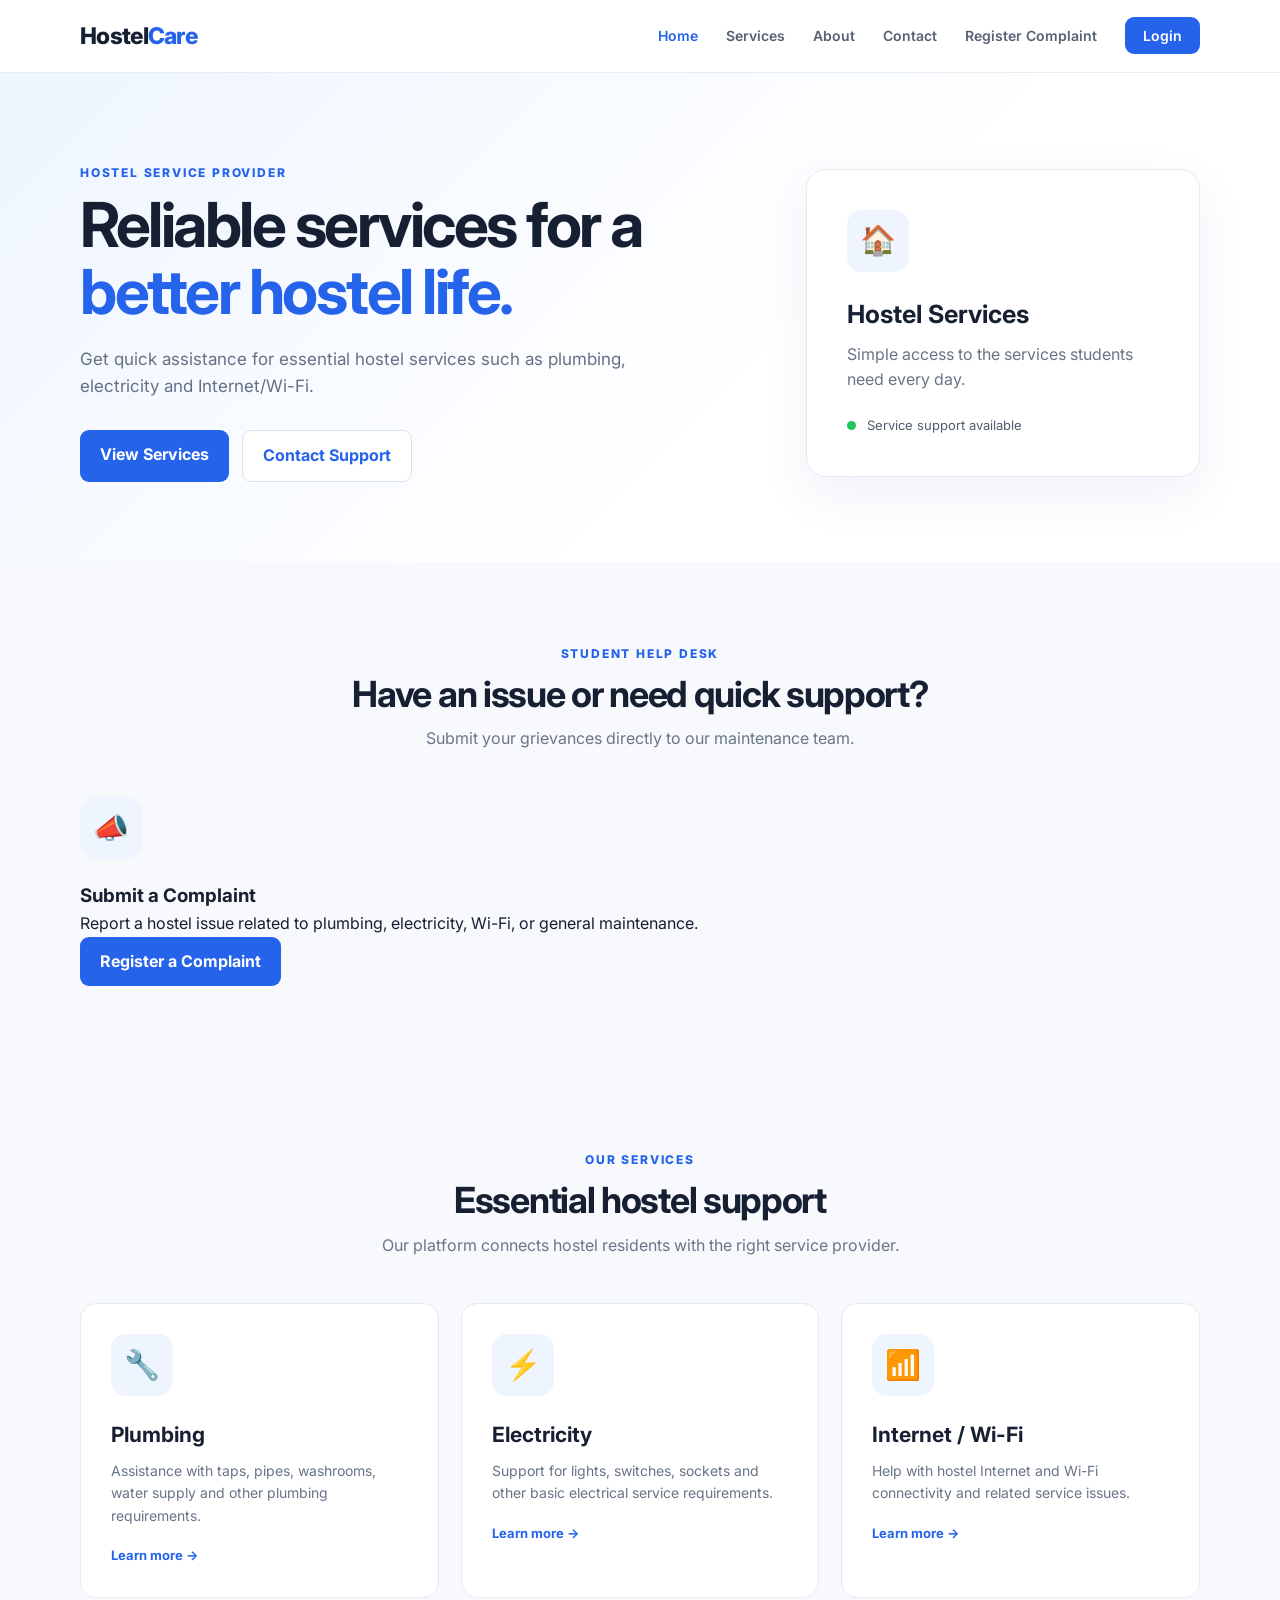
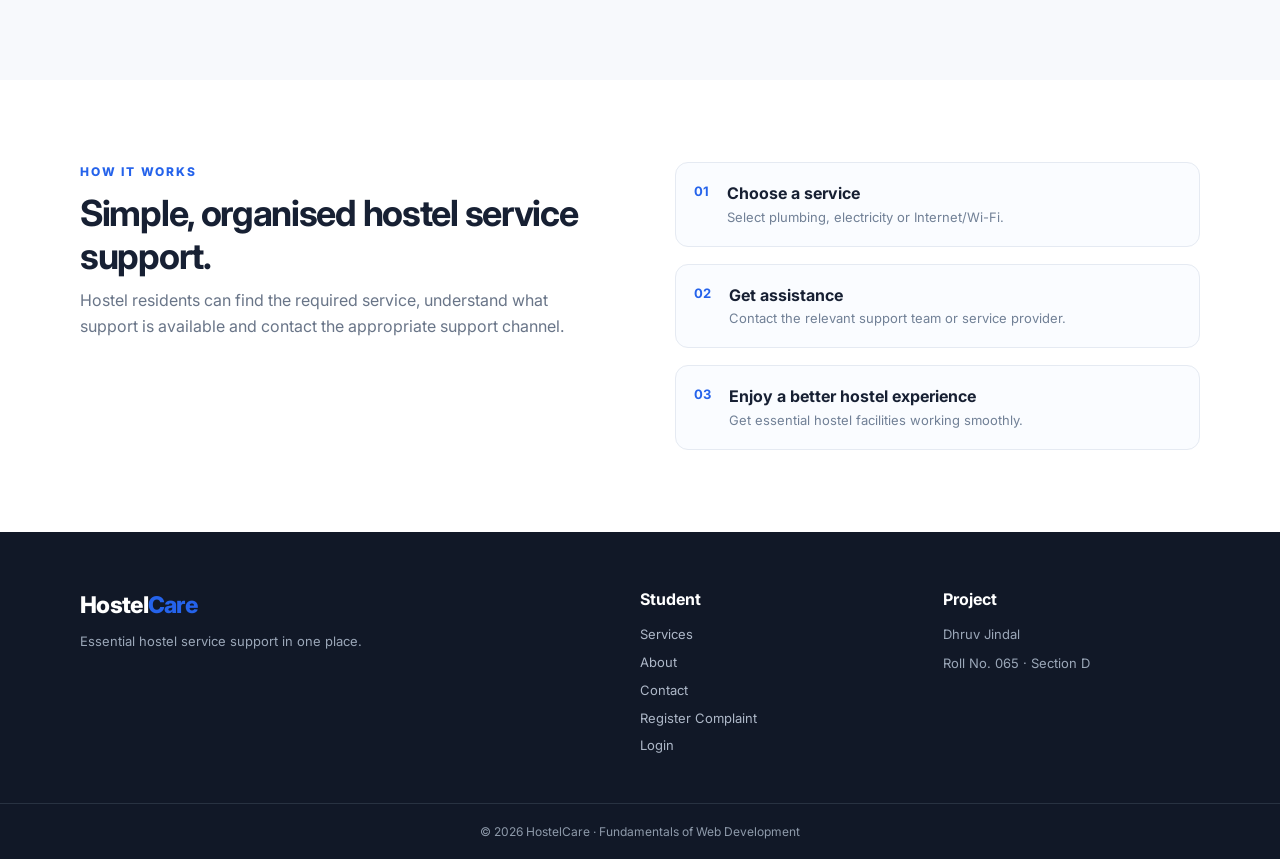
<file: index.html>
<!DOCTYPE html>
<html lang="en">
<head>
  <meta charset="UTF-8">
  <meta name="viewport" content="width=device-width, initial-scale=1.0">
  <title>HostelCare | Hostel Services</title>
  <link rel="stylesheet" href="style.css">
</head>
<body>
  <header class="header">
    <nav class="navbar container">
      <a href="index.html" class="logo">Hostel<span>Care</span></a>
      <ul class="nav-links">
        <li><a class="active" href="index.html">Home</a></li>
        <li><a href="services.html">Services</a></li>
        <li><a href="about.html">About</a></li>
        <li><a href="contact.html">Contact</a></li>
        <li><a href="complaint.html">Register Complaint</a></li>
        <li><a class="nav-btn" href="login.html">Login</a></li>
      </ul>
    </nav>
  </header>

  <main>
    <section class="hero">
      <div class="container hero-content">
        <div class="hero-text">
          <p class="eyebrow">HOSTEL SERVICE PROVIDER</p>
          <h1>Reliable services for a <span>better hostel life.</span></h1>
          <p class="hero-description">Get quick assistance for essential hostel services such as plumbing, electricity and Internet/Wi-Fi.</p>
          <div class="hero-actions">
            <a href="services.html" class="btn primary">View Services</a>
            <a href="contact.html" class="btn secondary">Contact Support</a>
          </div>
        </div>
        <div class="hero-card">
          <div class="hero-icon">🏠</div>
          <h3>Hostel Services</h3>
          <p>Simple access to the services students need every day.</p>
          <div class="mini-status"><span></span> Service support available</div>
        </div>
      </div>
    </section>

    <section class="section quick-access" id="quick-access">
      <div class="container">
        <div class="section-heading">
          <p class="eyebrow">STUDENT HELP DESK</p>
          <h2>Have an issue or need quick support?</h2>
          <p>Submit your grievances directly to our maintenance team.</p>
        </div>
        <div class="quick-grid single-card">
          <article class="quick-card">
            <div class="service-icon">📣</div>
            <h3>Submit a Complaint</h3>
            <p>Report a hostel issue related to plumbing, electricity, Wi-Fi, or general maintenance.</p>
            <a class="btn primary" href="complaint.html">Register a Complaint</a>
          </article>
        </div>
      </div>
    </section>

    <section class="services-preview section">
      <div class="container">
        <div class="section-heading">
          <p class="eyebrow">OUR SERVICES</p>
          <h2>Essential hostel support</h2>
          <p>Our platform connects hostel residents with the right service provider.</p>
        </div>
        <div class="service-grid">
          <article class="service-card">
            <div class="service-icon">🔧</div>
            <h3>Plumbing</h3>
            <p>Assistance with taps, pipes, washrooms, water supply and other plumbing requirements.</p>
            <a href="services.html">Learn more →</a>
          </article>
          <article class="service-card">
            <div class="service-icon">⚡</div>
            <h3>Electricity</h3>
            <p>Support for lights, switches, sockets and other basic electrical service requirements.</p>
            <a href="services.html">Learn more →</a>
          </article>
          <article class="service-card">
            <div class="service-icon">📶</div>
            <h3>Internet / Wi-Fi</h3>
            <p>Help with hostel Internet and Wi-Fi connectivity and related service issues.</p>
            <a href="services.html">Learn more →</a>
          </article>
        </div>
      </div>
    </section>

    <section class="how-section section">
      <div class="container two-column">
        <div>
          <p class="eyebrow">HOW IT WORKS</p>
          <h2>Simple, organised hostel service support.</h2>
          <p class="muted">Hostel residents can find the required service, understand what support is available and contact the appropriate support channel.</p>
        </div>
        <div class="steps">
          <div class="step"><b>01</b><div><h3>Choose a service</h3><p>Select plumbing, electricity or Internet/Wi-Fi.</p></div></div>
          <div class="step"><b>02</b><div><h3>Get assistance</h3><p>Contact the relevant support team or service provider.</p></div></div>
          <div class="step"><b>03</b><div><h3>Enjoy a better hostel experience</h3><p>Get essential hostel facilities working smoothly.</p></div></div>
        </div>
      </div>
    </section>
  </main>

  <footer class="footer">
    <div class="container footer-grid">
      <div><a href="index.html" class="logo footer-logo">Hostel<span>Care</span></a><p>Essential hostel service support in one place.</p></div>
      <div><h4>Student</h4><a href="services.html">Services</a><a href="about.html">About</a><a href="contact.html">Contact</a><a href="complaint.html">Register Complaint</a><a href="login.html">Login</a></div>
      <div><h4>Project</h4><p>Dhruv Jindal</p><p>Roll No. 065 · Section D</p></div>
    </div>
    <div class="copyright">© 2026 HostelCare · Fundamentals of Web Development</div>
  </footer>
</body>
</html>
</file>
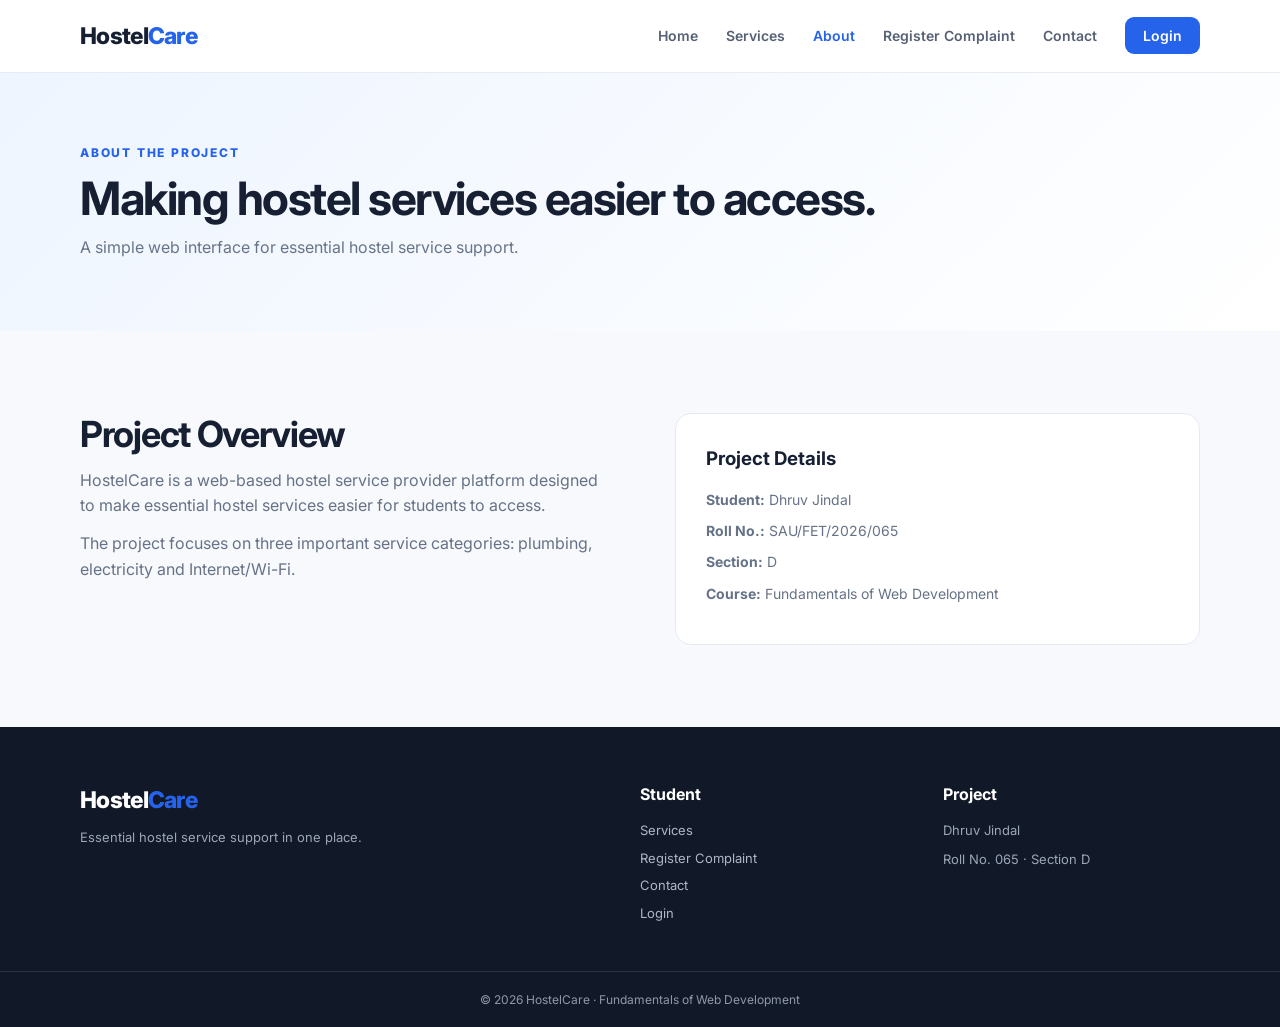
<file: about.html>
<!DOCTYPE html>
<html lang="en"><head><meta charset="UTF-8"><meta name="viewport" content="width=device-width, initial-scale=1.0"><title>About | HostelCare</title><link rel="stylesheet" href="style.css"></head>
<body><header class="header"><nav class="navbar container"><a href="index.html" class="logo">Hostel<span>Care</span></a><ul class="nav-links"><li><a href="index.html">Home</a></li><li><a href="services.html">Services</a></li><li><a class="active" href="about.html">About</a></li><li><a href="complaint.html">Register Complaint</a></li><li><a href="contact.html">Contact</a></li><li><a class="nav-btn" href="login.html">Login</a></li></ul></nav></header>
<main><section class="page-hero"><div class="container"><p class="eyebrow">ABOUT THE PROJECT</p><h1>Making hostel services easier to access.</h1><p>A simple web interface for essential hostel service support.</p></div></section><section class="section"><div class="container two-column about-content"><div><h2>Project Overview</h2><p>HostelCare is a web-based hostel service provider platform designed to make essential hostel services easier for students to access.</p><p>The project focuses on three important service categories: plumbing, electricity and Internet/Wi-Fi.</p></div><div class="info-box"><h3>Project Details</h3><p><strong>Student:</strong> Dhruv Jindal</p><p><strong>Roll No.:</strong> SAU/FET/2026/065</p><p><strong>Section:</strong> D</p><p><strong>Course:</strong> Fundamentals of Web Development</p></div></div></section></main>
<footer class="footer"><div class="container footer-grid"><div><a href="index.html" class="logo footer-logo">Hostel<span>Care</span></a><p>Essential hostel service support in one place.</p></div><div><h4>Student</h4><a href="services.html">Services</a><a href="complaint.html">Register Complaint</a><a href="contact.html">Contact</a><a href="login.html">Login</a></div><div><h4>Project</h4><p>Dhruv Jindal</p><p>Roll No. 065 · Section D</p></div></div><div class="copyright">© 2026 HostelCare · Fundamentals of Web Development</div></footer></body></html>
</file>
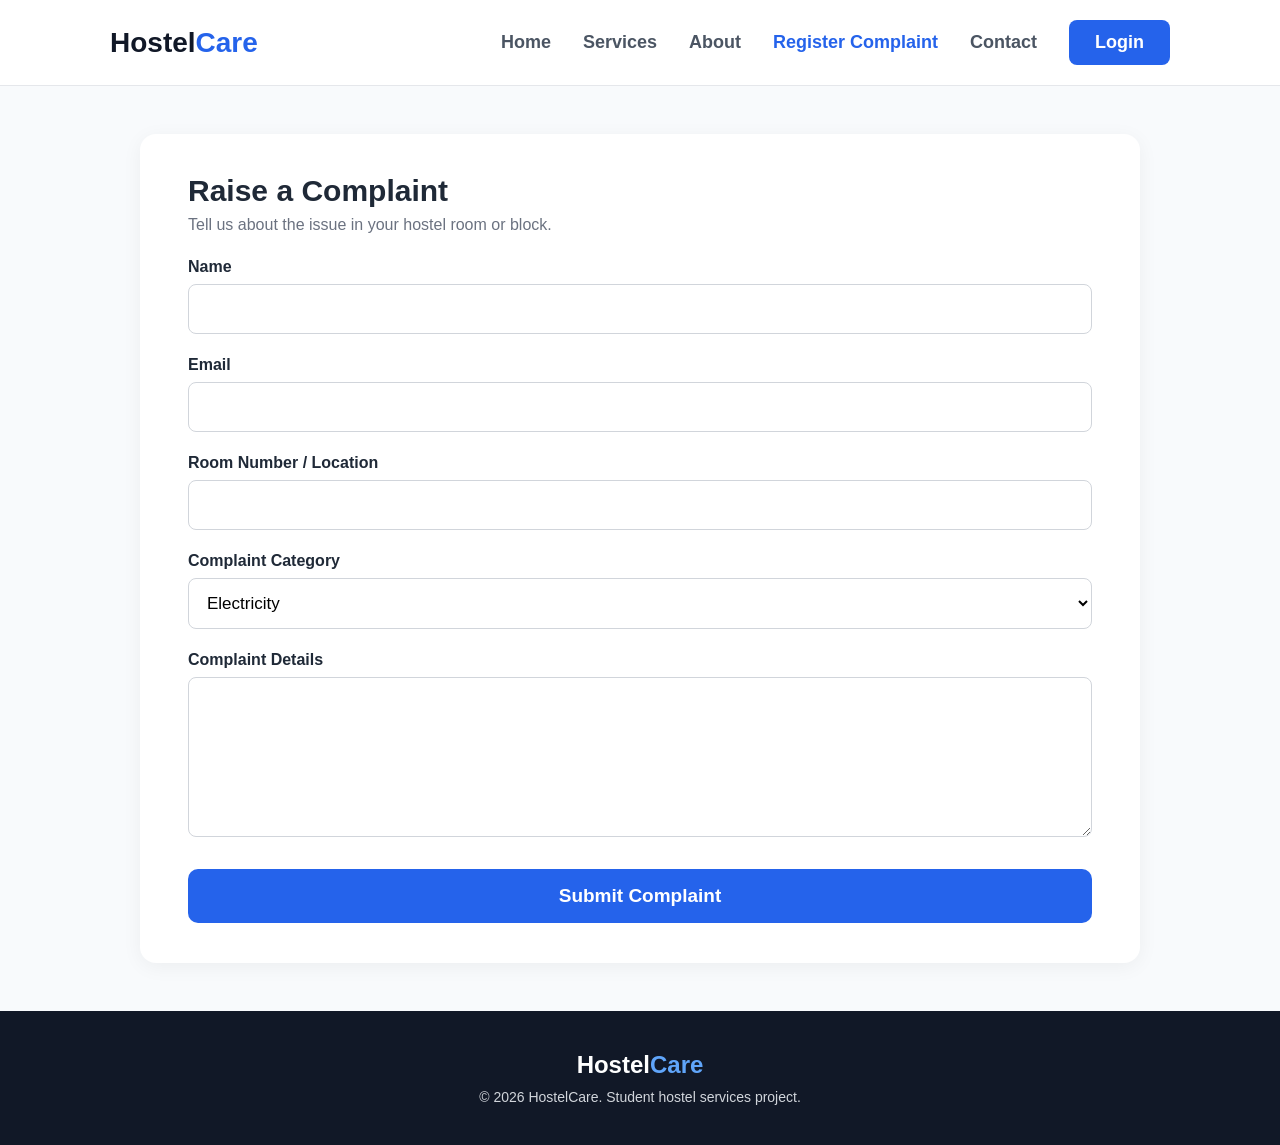
<file: complaint.html>
<!DOCTYPE html>
<html lang="en">
<head>
  <meta charset="UTF-8">
  <meta name="viewport" content="width=device-width, initial-scale=1.0">
  <title>Raise a Complaint | HostelCare</title>
  <style>
    * { box-sizing: border-box; margin: 0; padding: 0; }
    body {
      font-family: Arial, Helvetica, sans-serif;
      background: #f8fafc;
      color: #1f2937;
      min-height: 100vh;
      display: flex;
      flex-direction: column;
    }
    header {
      background: #fff;
      border-bottom: 1px solid #e5e7eb;
      padding: 20px 110px;
      display: flex;
      justify-content: space-between;
      align-items: center;
    }
    .logo { font-size: 28px; font-weight: 800; color: #111827; }
    .logo span { color: #2563eb; }
    nav { display: flex; align-items: center; gap: 32px; }
    nav a { text-decoration: none; color: #4b5563; font-size: 18px; font-weight: 600; }
    nav a.active { color: #2563eb; }
    nav a.login { background: #2563eb; color: #fff; padding: 12px 26px; border-radius: 8px; }
    main { flex: 1; padding: 48px 20px; }
    .card {
      background: #fff;
      max-width: 1000px;
      margin: 0 auto;
      padding: 40px 48px;
      border-radius: 16px;
      box-shadow: 0 4px 20px rgba(0,0,0,0.05);
    }
    h1 { font-size: 30px; margin-bottom: 8px; }
    .subtitle { color: #6b7280; margin-bottom: 24px; }
    label { display: block; font-weight: 700; margin-bottom: 8px; margin-top: 22px; }
    input, select, textarea {
      width: 100%;
      padding: 14px;
      border: 1px solid #d1d5db;
      border-radius: 8px;
      font-size: 17px;
      font-family: inherit;
      background: #fff;
    }
    input:focus, select:focus, textarea:focus {
      outline: none;
      border-color: #2563eb;
      box-shadow: 0 0 0 3px rgba(37,99,235,0.15);
    }
    textarea { resize: vertical; min-height: 160px; }
    button[type="submit"] {
      width: 100%;
      margin-top: 28px;
      padding: 16px;
      background: #2563eb;
      color: #fff;
      border: none;
      border-radius: 10px;
      font-size: 19px;
      font-weight: 700;
      cursor: pointer;
    }
    button[type="submit"]:hover { background: #1d4ed8; }
    #status {
      margin-top: 20px;
      padding: 16px;
      background: #e8f7ec;
      color: #1e6b34;
      border-radius: 8px;
      font-weight: 600;
    }
    footer {
      background: #111827;
      color: #d1d5db;
      padding: 40px 110px;
      text-align: center;
      font-size: 14px;
    }
    footer .logo { color: #fff; margin-bottom: 10px; font-size: 24px; }
    footer .logo span { color: #60a5fa; }
  </style>
</head>
<body>

  <header>
    <div class="logo">Hostel<span>Care</span></div>
    <nav>
      <a href="index.html">Home</a>
      <a href="services.html">Services</a>
      <a href="about.html">About</a>
      <a href="complaint.html" class="active">Register Complaint</a>
      <a href="contact.html">Contact</a>
      <a href="login.html" class="login">Login</a>
    </nav>
  </header>

  <main>
    <div class="card">
      <h1>Raise a Complaint</h1>
      <p class="subtitle">Tell us about the issue in your hostel room or block.</p>

      <form id="complaintForm">
        <label for="name">Name</label>
        <input id="name" type="text" required>

        <label for="email">Email</label>
        <input id="email" type="email" required>

        <label for="room">Room Number / Location</label>
        <input id="room" type="text" required>

        <label for="category">Complaint Category</label>
        <select id="category" required>
          <option value="Electricity">Electricity</option>
          <option value="Water">Water</option>
          <option value="Internet / Wi-Fi">Internet / Wi-Fi</option>
          <option value="Cleaning">Cleaning</option>
          <option value="Other">Other</option>
        </select>

        <label for="details">Complaint Details</label>
        <textarea id="details" required></textarea>

        <button type="submit">Submit Complaint</button>
      </form>

      <div id="status" hidden>
        Your complaint has been registered and sent to the management.
      </div>
    </div>
  </main>

  <footer>
    <div class="logo">Hostel<span>Care</span></div>
    <p>&copy; 2026 HostelCare. Student hostel services project.</p>
  </footer>

  <script>
    const form = document.getElementById("complaintForm");
    const status = document.getElementById("status");

    form.addEventListener("submit", (e) => {
      e.preventDefault();
      status.hidden = false;
      form.reset();
    });
  </script>

</body>
</html>
</file>
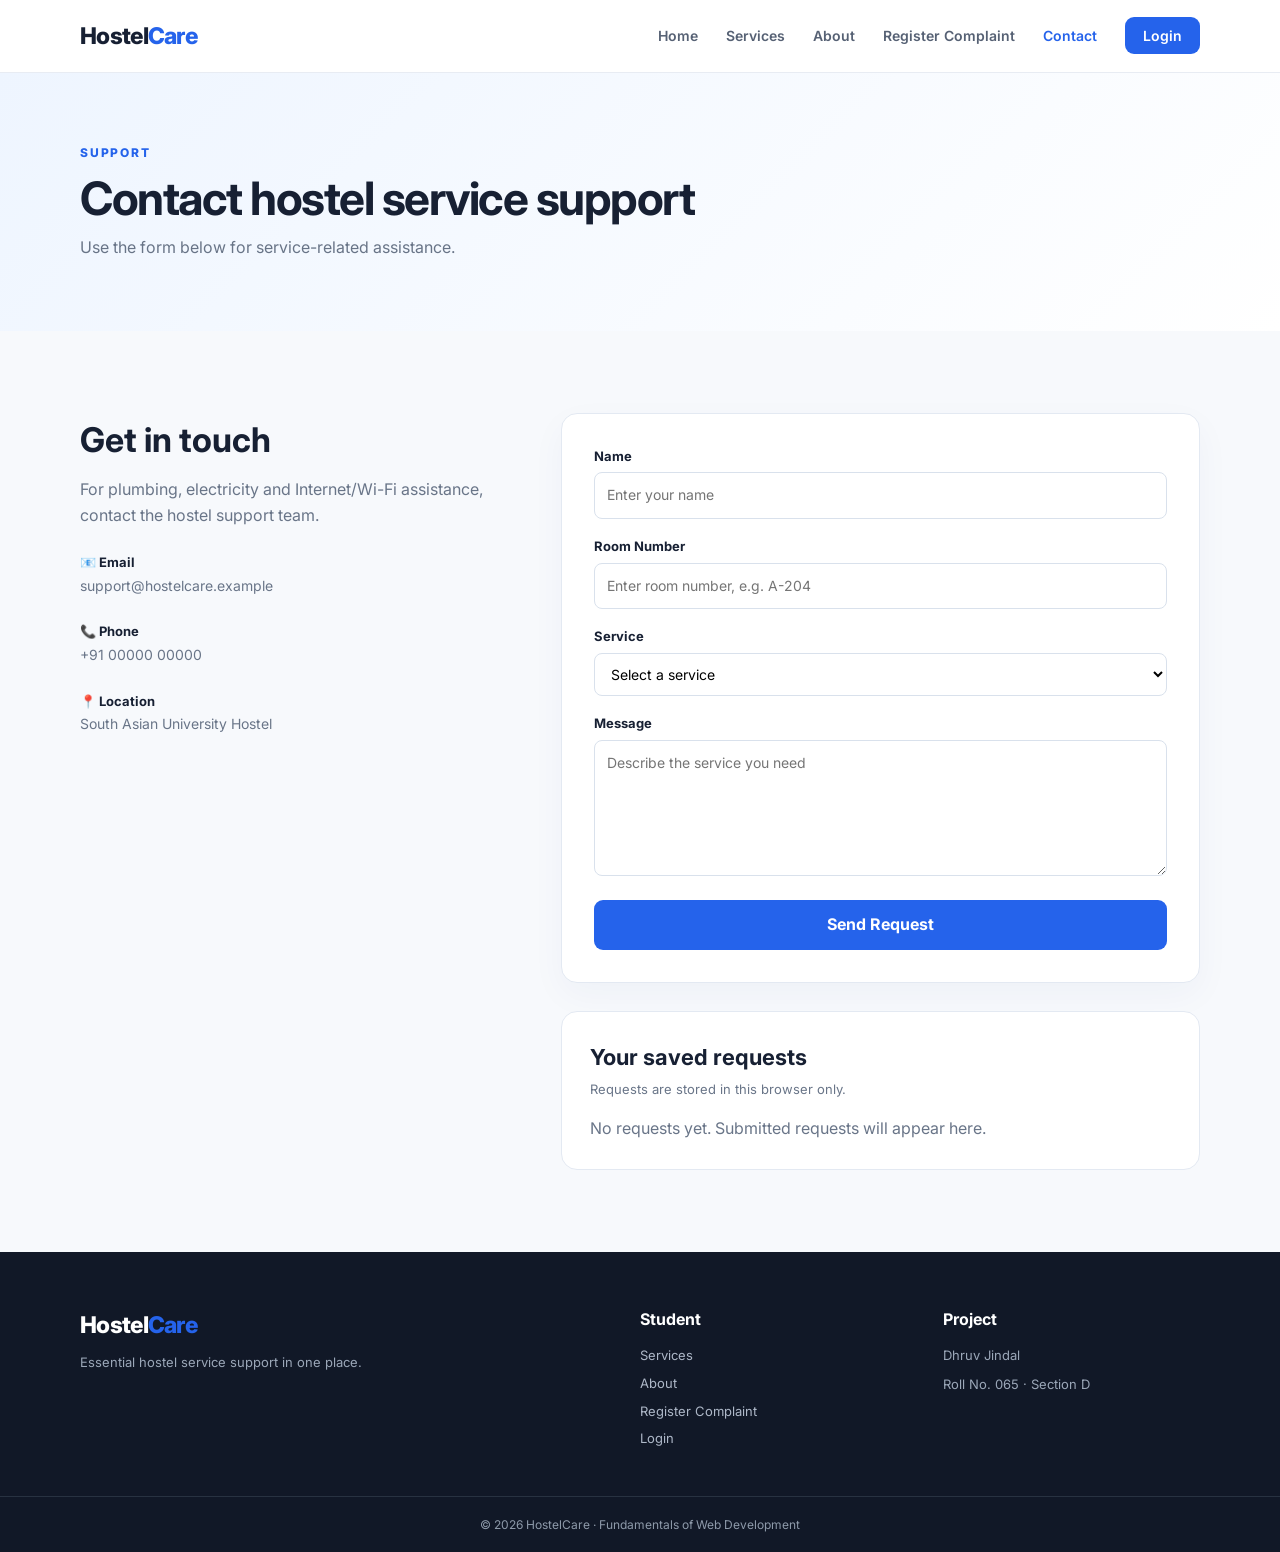
<file: contact.html>
<!DOCTYPE html>
<html lang="en"><head><meta charset="UTF-8"><meta name="viewport" content="width=device-width, initial-scale=1.0"><title>Contact | HostelCare</title><link rel="stylesheet" href="style.css"></head>
<body><header class="header"><nav class="navbar container"><a href="index.html" class="logo">Hostel<span>Care</span></a><ul class="nav-links"><li><a href="index.html">Home</a></li><li><a href="services.html">Services</a></li><li><a href="about.html">About</a></li><li><a href="complaint.html">Register Complaint</a></li><li><a class="active" href="contact.html">Contact</a></li><li><a class="nav-btn" href="login.html">Login</a></li></ul></nav></header>
<main><section class="page-hero"><div class="container"><p class="eyebrow">SUPPORT</p><h1>Contact hostel service support</h1><p>Use the form below for service-related assistance.</p></div></section>
<section class="section"><div class="container contact-grid"><div class="contact-info"><h2>Get in touch</h2><p class="muted">For plumbing, electricity and Internet/Wi-Fi assistance, contact the hostel support team.</p><div class="contact-item"><b>📧 Email</b><span>support@hostelcare.example</span></div><div class="contact-item"><b>📞 Phone</b><span>+91 00000 00000</span></div><div class="contact-item"><b>📍 Location</b><span>South Asian University Hostel</span></div></div>
<div>
<form class="form-card" id="contact-form" novalidate>
<label for="name">Name</label><input id="name" type="text" placeholder="Enter your name" aria-describedby="name-error"><p class="field-error" id="name-error" aria-live="polite"></p>
<label for="room">Room Number</label><input id="room" type="text" placeholder="Enter room number, e.g. A-204" aria-describedby="room-error"><p class="field-error" id="room-error" aria-live="polite"></p>
<label for="service">Service</label><select id="service" aria-describedby="service-error"><option value="">Select a service</option><option>Plumbing</option><option>Electricity</option><option>Internet / Wi-Fi</option></select><p class="field-error" id="service-error" aria-live="polite"></p>
<label for="message">Message</label><textarea id="message" rows="5" placeholder="Describe the service you need" aria-describedby="message-error"></textarea><p class="field-error" id="message-error" aria-live="polite"></p>
<button class="btn primary" type="submit">Send Request</button>
<p class="form-success" id="form-success" hidden></p>
</form>

<section class="requests-card" aria-labelledby="requests-title">
<h2 id="requests-title">Your saved requests</h2>
<p class="muted small-note">Requests are stored in this browser only.</p>
<ul class="request-list" id="request-list"></ul>
<p class="muted" id="request-empty">No requests yet. Submitted requests will appear here.</p>
</section>
</div>
</div></section></main>
<footer class="footer"><div class="container footer-grid"><div><a href="index.html" class="logo footer-logo">Hostel<span>Care</span></a><p>Essential hostel service support in one place.</p></div><div><h4>Student</h4><a href="services.html">Services</a><a href="about.html">About</a><a href="complaint.html">Register Complaint</a><a href="login.html">Login</a></div><div><h4>Project</h4><p>Dhruv Jindal</p><p>Roll No. 065 · Section D</p></div></div><div class="copyright">© 2026 HostelCare · Fundamentals of Web Development</div></footer>
<script src="script.js" defer></script>
</body></html>
</file>
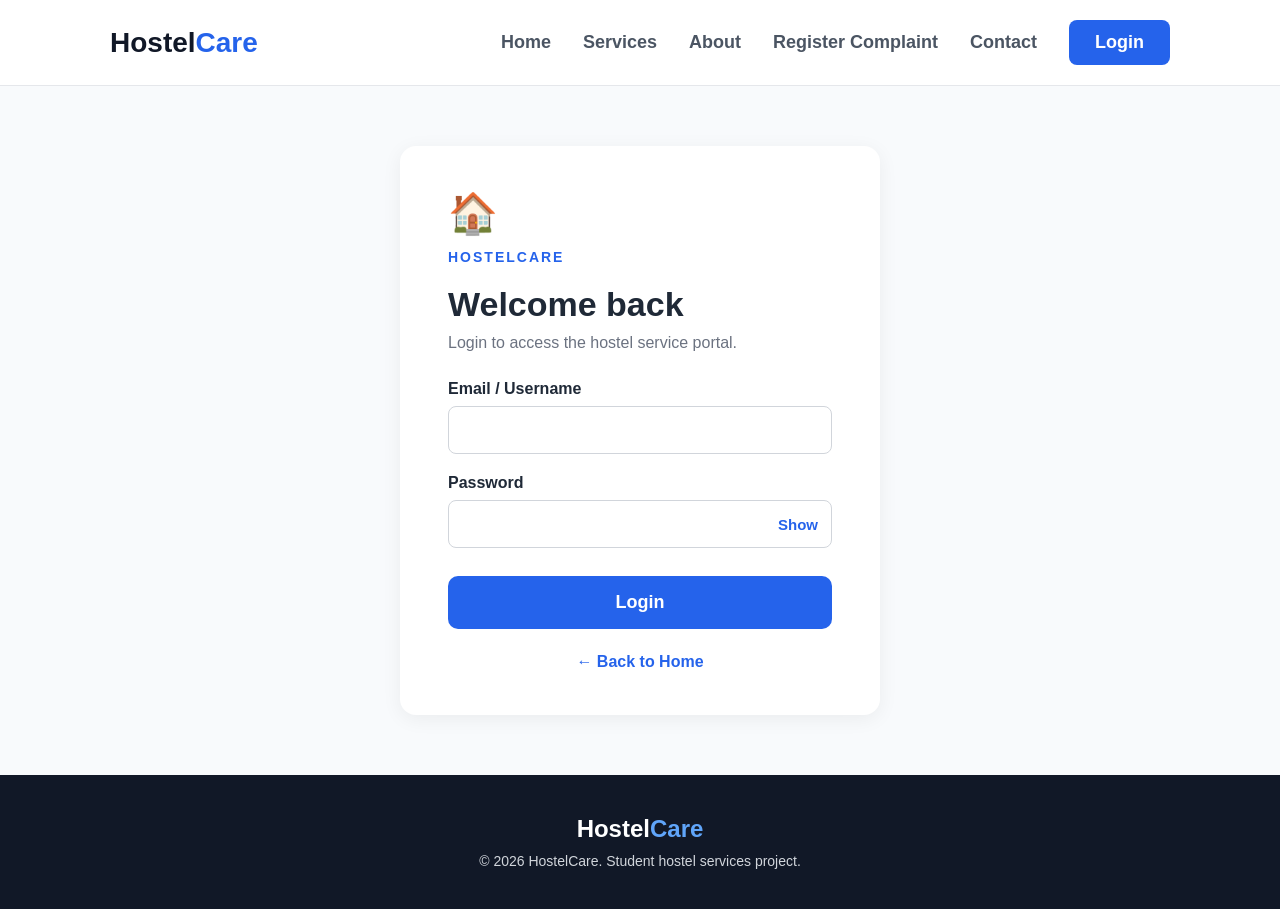
<file: login.html>
<!DOCTYPE html>
<html lang="en">
<head>
  <meta charset="UTF-8">
  <meta name="viewport" content="width=device-width, initial-scale=1.0">
  <title>Login | HostelCare</title>
  <style>
    * { box-sizing: border-box; margin: 0; padding: 0; }
    body {
      font-family: Arial, Helvetica, sans-serif;
      background: #f8fafc;
      color: #1f2937;
      min-height: 100vh;
      display: flex;
      flex-direction: column;
    }
    header {
      background: #fff;
      border-bottom: 1px solid #e5e7eb;
      padding: 20px 110px;
      display: flex;
      justify-content: space-between;
      align-items: center;
    }
    .logo { font-size: 28px; font-weight: 800; color: #111827; }
    .logo span { color: #2563eb; }
    nav { display: flex; align-items: center; gap: 32px; }
    nav a { text-decoration: none; color: #4b5563; font-size: 18px; font-weight: 600; }
    nav a.login { background: #2563eb; color: #fff; padding: 12px 26px; border-radius: 8px; }
    main { flex: 1; display: flex; justify-content: center; align-items: flex-start; padding: 60px 20px; }
    .card {
      background: #fff;
      width: 100%;
      max-width: 480px;
      padding: 44px 48px;
      border-radius: 16px;
      box-shadow: 0 4px 20px rgba(0,0,0,0.06);
    }
    .icon { font-size: 40px; margin-bottom: 12px; }
    .brand { color: #2563eb; font-weight: 800; letter-spacing: 2px; font-size: 14px; margin-bottom: 20px; }
    h1 { font-size: 34px; margin-bottom: 10px; }
    .subtitle { color: #6b7280; margin-bottom: 28px; }
    label { display: block; font-weight: 700; margin-bottom: 8px; margin-top: 20px; }
    input {
      width: 100%;
      padding: 14px;
      border: 1px solid #d1d5db;
      border-radius: 8px;
      font-size: 16px;
      font-family: inherit;
      background: #fff;
    }
    input:focus {
      outline: none;
      border-color: #2563eb;
      box-shadow: 0 0 0 3px rgba(37,99,235,0.15);
    }
    .pw-wrap { position: relative; }
    .pw-wrap input { padding-right: 70px; }
    .show-btn {
      position: absolute;
      right: 14px;
      top: 50%;
      transform: translateY(-50%);
      background: none;
      border: none;
      color: #2563eb;
      font-weight: 700;
      cursor: pointer;
      font-size: 15px;
    }
    .login-btn {
      width: 100%;
      margin-top: 28px;
      padding: 16px;
      background: #2563eb;
      color: #fff;
      border: none;
      border-radius: 10px;
      font-size: 18px;
      font-weight: 700;
      cursor: pointer;
    }
    .login-btn:hover { background: #1d4ed8; }
    #status {
      margin-top: 20px;
      padding: 16px;
      background: #eef4ff;
      color: #1e40af;
      border-radius: 8px;
      font-weight: 600;
    }
    .back { display: block; text-align: center; margin-top: 24px; color: #2563eb; text-decoration: none; font-weight: 600; }
    footer {
      background: #111827;
      color: #d1d5db;
      padding: 40px 110px;
      text-align: center;
      font-size: 14px;
    }
    footer .logo { color: #fff; margin-bottom: 10px; font-size: 24px; }
    footer .logo span { color: #60a5fa; }
  </style>
</head>
<body>

  <header>
    <div class="logo">Hostel<span>Care</span></div>
    <nav>
      <a href="index.html">Home</a>
      <a href="services.html">Services</a>
      <a href="about.html">About</a>
      <a href="complaint.html">Register Complaint</a>
      <a href="contact.html">Contact</a>
      <a href="login.html" class="login">Login</a>
    </nav>
  </header>

  <main>
    <div class="card">
      <div class="icon">🏠</div>
      <div class="brand">HOSTELCARE</div>
      <h1>Welcome back</h1>
      <p class="subtitle">Login to access the hostel service portal.</p>

      <form id="loginForm">
        <label for="username">Email / Username</label>
        <input id="username" type="text" required>

        <label for="password">Password</label>
        <div class="pw-wrap">
          <input id="password" type="password" required>
          <button type="button" class="show-btn" id="toggleBtn">Show</button>
        </div>

        <button type="submit" class="login-btn">Login</button>
      </form>

      <div id="status" hidden>
        You have been logged in to your account.
      </div>

      <a href="index.html" class="back">← Back to Home</a>
    </div>
  </main>

  <footer>
    <div class="logo">Hostel<span>Care</span></div>
    <p>&copy; 2026 HostelCare. Student hostel services project.</p>
  </footer>

  <script>
    const form = document.getElementById("loginForm");
    const status = document.getElementById("status");
    const password = document.getElementById("password");
    const toggleBtn = document.getElementById("toggleBtn");

    toggleBtn.addEventListener("click", () => {
      const showing = password.type === "text";
      password.type = showing ? "password" : "text";
      toggleBtn.textContent = showing ? "Show" : "Hide";
    });

    form.addEventListener("submit", (e) => {
      e.preventDefault();
      status.hidden = false;
    });
  </script>

</body>
</html>
</file>
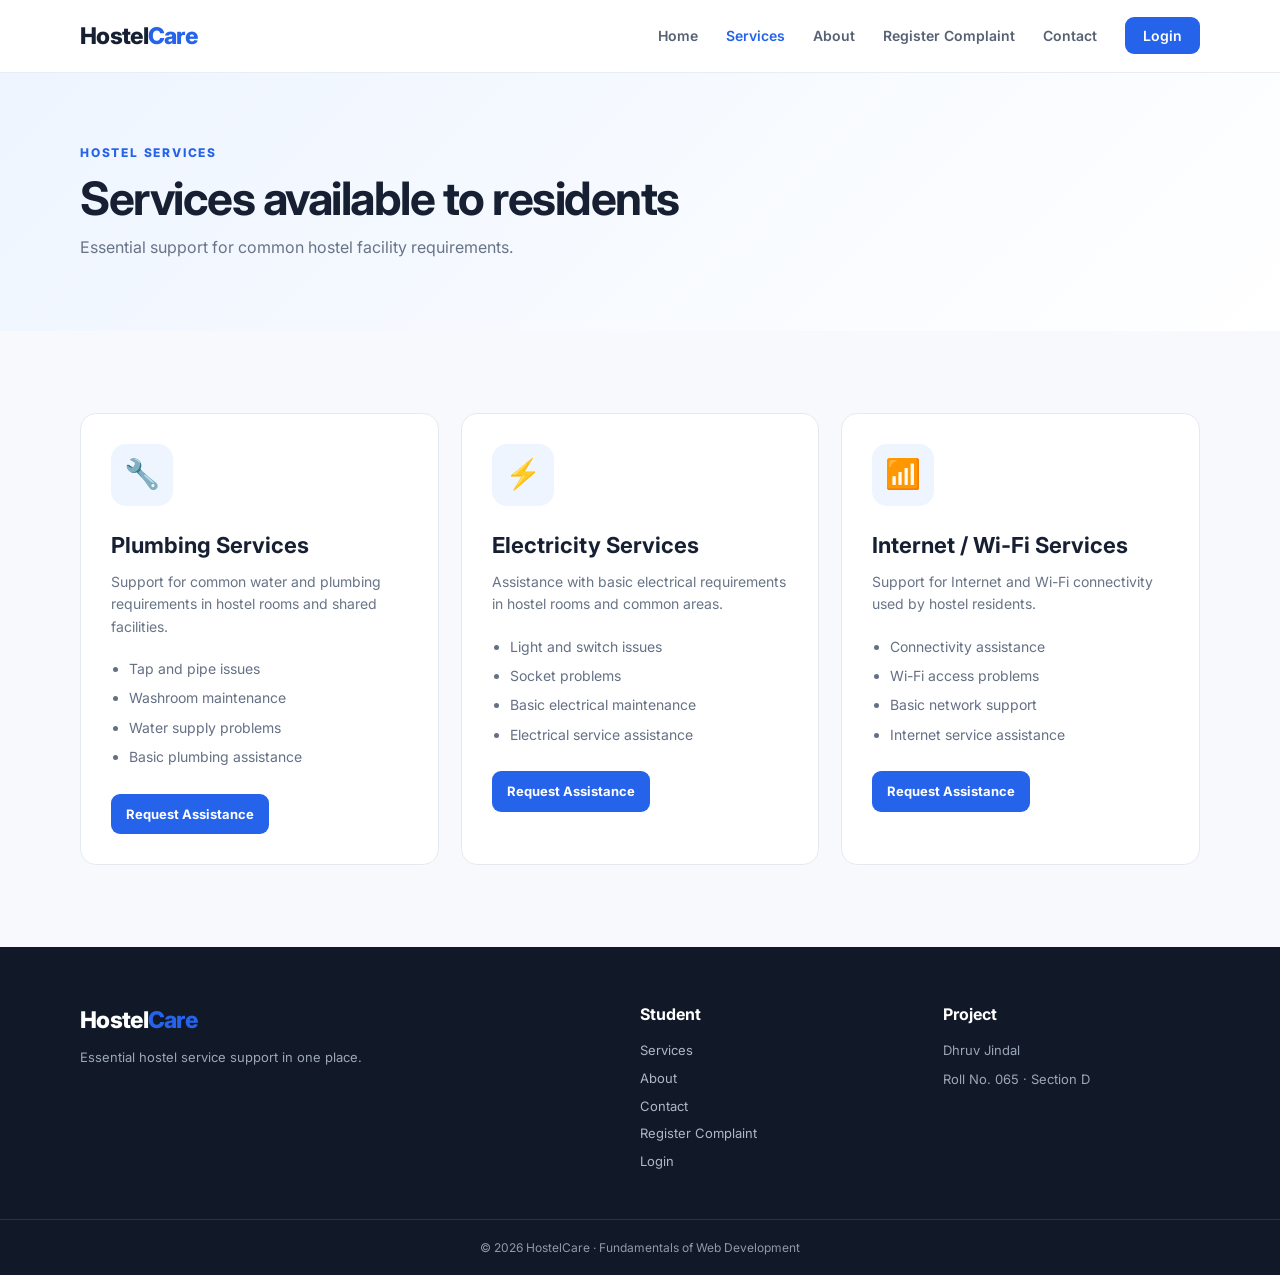
<file: services.html>
<!DOCTYPE html>
<html lang="en">
<head><meta charset="UTF-8"><meta name="viewport" content="width=device-width, initial-scale=1.0"><title>Services | HostelCare</title><link rel="stylesheet" href="style.css"></head>
<body>
<header class="header"><nav class="navbar container"><a href="index.html" class="logo">Hostel<span>Care</span></a><ul class="nav-links"><li><a href="index.html">Home</a></li><li><a class="active" href="services.html">Services</a></li><li><a href="about.html">About</a></li><li><a href="complaint.html">Register Complaint</a></li><li><a href="contact.html">Contact</a></li><li><a class="nav-btn" href="login.html">Login</a></li></ul></nav></header>
<main>
<section class="page-hero"><div class="container"><p class="eyebrow">HOSTEL SERVICES</p><h1>Services available to residents</h1><p>Essential support for common hostel facility requirements.</p></div></section>
<section class="section"><div class="container service-grid service-grid-large">
<article class="service-card detailed"><div class="service-icon">🔧</div><h2>Plumbing Services</h2><p>Support for common water and plumbing requirements in hostel rooms and shared facilities.</p><ul><li>Tap and pipe issues</li><li>Washroom maintenance</li><li>Water supply problems</li><li>Basic plumbing assistance</li></ul><a class="btn primary small" href="contact.html">Request Assistance</a></article>
<article class="service-card detailed"><div class="service-icon">⚡</div><h2>Electricity Services</h2><p>Assistance with basic electrical requirements in hostel rooms and common areas.</p><ul><li>Light and switch issues</li><li>Socket problems</li><li>Basic electrical maintenance</li><li>Electrical service assistance</li></ul><a class="btn primary small" href="contact.html">Request Assistance</a></article>
<article class="service-card detailed"><div class="service-icon">📶</div><h2>Internet / Wi-Fi Services</h2><p>Support for Internet and Wi-Fi connectivity used by hostel residents.</p><ul><li>Connectivity assistance</li><li>Wi-Fi access problems</li><li>Basic network support</li><li>Internet service assistance</li></ul><a class="btn primary small" href="contact.html">Request Assistance</a></article>
</div></div></section>
</main>
<footer class="footer"><div class="container footer-grid"><div><a href="index.html" class="logo footer-logo">Hostel<span>Care</span></a><p>Essential hostel service support in one place.</p></div><div><h4>Student</h4><a href="services.html">Services</a><a href="about.html">About</a><a href="contact.html">Contact</a><a href="complaint.html">Register Complaint</a><a href="login.html">Login</a></div><div><h4>Project</h4><p>Dhruv Jindal</p><p>Roll No. 065 · Section D</p></div></div><div class="copyright">© 2026 HostelCare · Fundamentals of Web Development</div></footer>
</body></html>
</file>
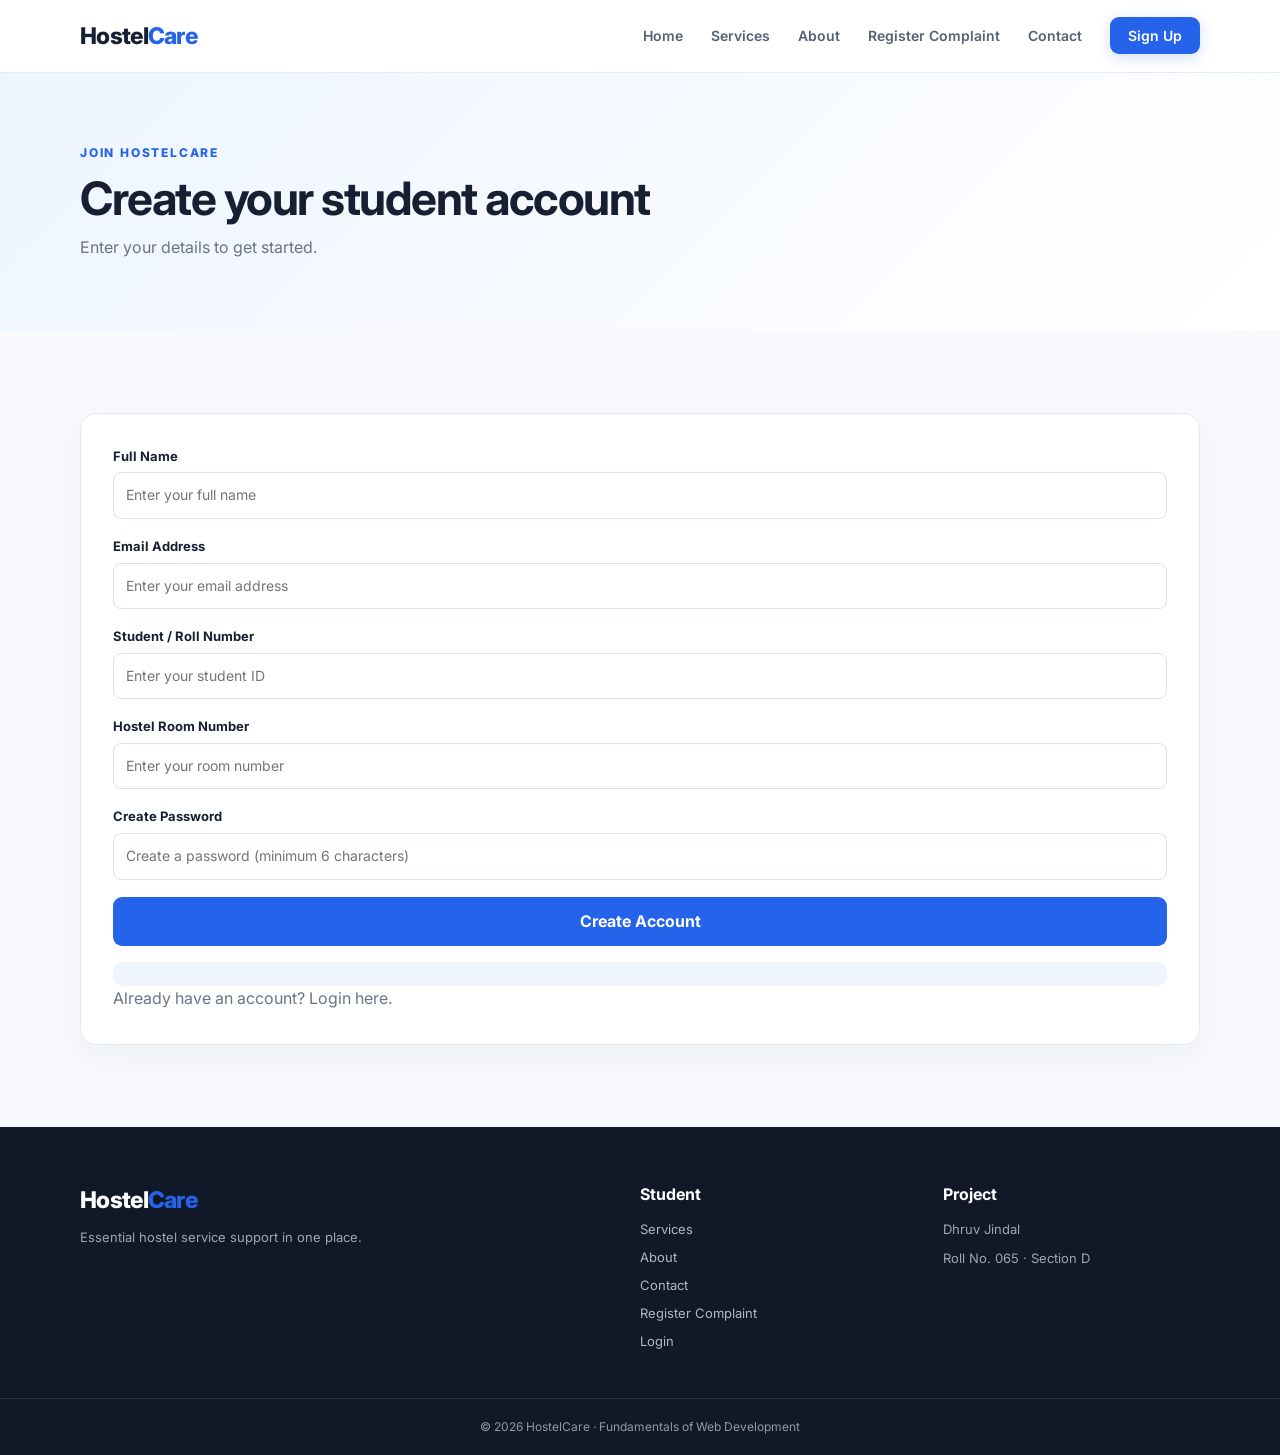
<file: signup.html>
<!DOCTYPE html>
<html lang="en"><head><meta charset="UTF-8"><meta name="viewport" content="width=device-width, initial-scale=1.0"><title>Sign Up | HostelCare</title><link rel="stylesheet" href="style.css"></head>
<body><header class="header"><nav class="navbar container"><a href="index.html" class="logo">Hostel<span>Care</span></a><ul class="nav-links"><li><a href="index.html">Home</a></li><li><a href="services.html">Services</a></li><li><a href="about.html">About</a></li><li><a href="complaint.html">Register Complaint</a></li><li><a href="contact.html">Contact</a></li><li><a class="nav-btn active-btn" href="signup.html">Sign Up</a></li></ul></nav></header>
<main><section class="page-hero"><div class="container"><p class="eyebrow">JOIN HOSTELCARE</p><h1>Create your student account</h1><p>Enter your details to get started.</p></div></section><section class="section"><div class="container narrow-container"><form class="form-card" onsubmit="event.preventDefault(); document.getElementById('signup-status').textContent='Your sign-up details have been entered. This demo website does not yet save accounts.';"><label for="student-name">Full Name</label><input id="student-name" name="name" type="text" placeholder="Enter your full name" required><label for="student-email">Email Address</label><input id="student-email" name="email" type="email" placeholder="Enter your email address" required><label for="student-id">Student / Roll Number</label><input id="student-id" name="student-id" type="text" placeholder="Enter your student ID" required><label for="signup-room">Hostel Room Number</label><input id="signup-room" name="room" type="text" placeholder="Enter your room number" required><label for="signup-password">Create Password</label><input id="signup-password" name="password" type="password" minlength="6" placeholder="Create a password (minimum 6 characters)" required><button class="btn primary" type="submit">Create Account</button><p class="form-status" id="signup-status" role="status"></p><p class="muted form-note">Already have an account? <a href="login.html">Login here</a>.</p></form></div></section></main>
<footer class="footer"><div class="container footer-grid"><div><a href="index.html" class="logo footer-logo">Hostel<span>Care</span></a><p>Essential hostel service support in one place.</p></div><div><h4>Student</h4><a href="services.html">Services</a><a href="about.html">About</a><a href="contact.html">Contact</a><a href="complaint.html">Register Complaint</a><a href="login.html">Login</a></div><div><h4>Project</h4><p>Dhruv Jindal</p><p>Roll No. 065 · Section D</p></div></div><div class="copyright">© 2026 HostelCare · Fundamentals of Web Development</div></footer></body></html>
</file>
<file: style.css>
@import url('https://fonts.googleapis.com/css2?family=Inter:wght@400;500;600;700;800&display=swap');

*{margin:0;padding:0;box-sizing:border-box}html{scroll-behavior:smooth}body{font-family:'Inter',Arial,sans-serif;color:#172033;background:#f7f9fc;line-height:1.6}a{text-decoration:none;color:inherit}.container{width:min(1120px,92%);margin:auto}.header{background:#fff;border-bottom:1px solid #e8ecf3;position:sticky;top:0;z-index:10}.navbar{height:72px;display:flex;align-items:center;justify-content:space-between}.logo{font-size:23px;font-weight:800;letter-spacing:-.7px}.logo span{color:#2563eb}.nav-links{display:flex;align-items:center;gap:28px;list-style:none;font-size:14px;font-weight:600;color:#566174}.nav-links a{transition:.2s}.nav-links a:hover,.nav-links .active{color:#2563eb}.nav-btn{background:#2563eb!important;color:#fff!important;padding:10px 18px;border-radius:9px}.active-btn{box-shadow:0 4px 15px #2563eb33}.hero{background:linear-gradient(135deg,#eef5ff,#fff 60%);padding:90px 0 80px}.hero-content{display:grid;grid-template-columns:1.25fr .75fr;gap:70px;align-items:center}.eyebrow{font-size:12px;font-weight:800;letter-spacing:1.8px;color:#2563eb;margin-bottom:10px}.hero h1{font-size:clamp(38px,5vw,62px);line-height:1.08;letter-spacing:-2.5px;margin-bottom:20px}.hero h1 span{color:#2563eb}.hero-description{font-size:17px;color:#657085;max-width:620px}.hero-actions{display:flex;gap:13px;margin-top:30px}.btn{display:inline-block;border:0;cursor:pointer;font:inherit;font-weight:700;padding:12px 20px;border-radius:9px;transition:.2s}.btn:hover{transform:translateY(-1px)}.primary{background:#2563eb;color:white}.secondary{background:#fff;color:#2563eb;border:1px solid #d9e2f2}.small{padding:10px 15px;font-size:13px}.full{width:100%}.hero-card{background:#fff;border:1px solid #e4eaf3;border-radius:20px;padding:40px;box-shadow:0 18px 50px #1e3a8a12}.hero-icon,.service-icon{width:62px;height:62px;border-radius:15px;background:#eef5ff;display:grid;place-items:center;font-size:29px;margin-bottom:22px}.hero-card h3{font-size:25px}.hero-card p{color:#6a7485;margin:8px 0 22px}.mini-status{font-size:13px;color:#4f5d70}.mini-status span{display:inline-block;width:9px;height:9px;background:#22c55e;border-radius:50%;margin-right:7px}.section{padding:82px 0}.section-heading{text-align:center;max-width:650px;margin:0 auto 45px}.section-heading h2,.two-column h2{font-size:36px;letter-spacing:-1.3px;line-height:1.2;margin-bottom:10px}.section-heading>p:last-child,.muted{color:#697588}.service-grid{display:grid;grid-template-columns:repeat(3,1fr);gap:22px}.service-card{background:#fff;border:1px solid #e5eaf2;border-radius:16px;padding:30px;transition:.2s}.service-card:hover{transform:translateY(-4px);box-shadow:0 14px 35px #1e3a8a0d}.service-card h3{font-size:21px;margin-bottom:8px}.service-card p{color:#687487;font-size:14px}.service-card>a:not(.btn){display:inline-block;color:#2563eb;font-weight:700;font-size:13px;margin-top:18px}.how-section{background:#fff}.two-column{display:grid;grid-template-columns:1fr 1fr;gap:70px;align-items:start}.steps{display:grid;gap:17px}.step{display:flex;gap:18px;padding:18px;border:1px solid #e5eaf2;border-radius:13px;background:#fafcff}.step>b{font-size:13px;color:#2563eb}.step h3{font-size:16px}.step p{font-size:13px;color:#718096}.footer{background:#111827;color:#c7cfdb;padding:55px 0 0}.footer-grid{display:grid;grid-template-columns:2fr 1fr 1fr;gap:45px;padding-bottom:40px}.footer-logo{color:#fff}.footer p{font-size:13px;margin-top:8px;color:#9ba7b8}.footer h4{color:#fff;margin-bottom:12px}.footer-grid a:not(.logo){display:block;font-size:13px;margin:7px 0;color:#aeb8c8}.copyright{text-align:center;border-top:1px solid #283241;padding:18px;font-size:12px;color:#8e9aaa}.page-hero{padding:70px 0;background:linear-gradient(135deg,#eef5ff,#fff)}.page-hero h1{font-size:46px;line-height:1.15;letter-spacing:-1.5px;margin-bottom:10px}.page-hero p:last-child{color:#687487}.service-grid-large{grid-template-columns:repeat(3,1fr)}.detailed h2{font-size:22px;margin-bottom:8px}.detailed ul{margin:20px 0 25px;padding-left:18px;color:#657085;font-size:14px}.detailed li{margin:7px 0}.about-content p{margin:12px 0;color:#667286}.info-box{background:#fff;border:1px solid #e5eaf2;border-radius:16px;padding:30px}.info-box h3{margin-bottom:15px}.info-box p{margin:9px 0;font-size:14px}.contact-grid{display:grid;grid-template-columns:.8fr 1.2fr;gap:55px}.contact-info h2{font-size:34px;margin-bottom:10px}.contact-item{display:flex;flex-direction:column;gap:2px;margin-top:24px}.contact-item b{font-size:13px}.contact-item span{color:#697588;font-size:14px}.form-card{background:#fff;border:1px solid #e3e9f2;border-radius:16px;padding:32px;box-shadow:0 12px 35px #1e3a8a0a}.form-card label,.login-card label{font-size:13px;font-weight:700;display:block;margin:0 0 6px}.form-card input,.form-card select,.form-card textarea,.login-card input{width:100%;border:1px solid #d9e1ec;border-radius:8px;padding:11px 12px;font:inherit;font-size:14px;margin-bottom:17px;background:#fff}.form-card textarea{resize:vertical}.form-card button{width:100%}.login-main{min-height:calc(100vh - 145px);display:grid;place-items:center;padding:55px 15px}.login-card{width:min(420px,100%);background:#fff;border:1px solid #e2e8f1;border-radius:18px;padding:38px;box-shadow:0 18px 50px #1e3a8a12}.login-card .login-logo{font-size:34px;margin-bottom:10px}.login-card h1{font-size:31px;margin-bottom:5px}.login-card .muted{font-size:13px;margin-bottom:25px}.back-link{text-align:center;font-size:13px;color:#2563eb;margin-top:20px}

@media(max-width:800px){.nav-links{gap:12px;font-size:12px}.hero-content,.two-column,.contact-grid{grid-template-columns:1fr;gap:35px}.hero{padding:60px 0}.service-grid,.service-grid-large{grid-template-columns:1fr}.footer-grid{grid-template-columns:1fr 1fr}.hero h1{font-size:42px}.page-hero h1{font-size:37px}}
@media(max-width:560px){.navbar{height:auto;padding:15px 0;align-items:flex-start}.nav-links{flex-wrap:wrap;justify-content:flex-end;max-width:70%}.nav-btn{padding:7px 11px}.hero-actions{flex-direction:column}.footer-grid{grid-template-columns:1fr}.section{padding:60px 0}}

/* ---------- Task 6 additions: validation, request list, password toggle ---------- */
.input-invalid{border-color:#dc2626!important;background:#fff8f8!important}
.field-error{color:#dc2626;font-size:12px;font-weight:600;margin:-12px 0 14px;min-height:0}
.field-error:empty{display:none}
.form-success,.form-status{margin-top:16px;padding:12px 14px;border-radius:9px;background:#ecfdf5;color:#166534;font-size:14px;font-weight:600}
.form-status{background:#eef5ff;color:#1e40af}
.form-success[hidden],.form-status[hidden],.request-list[hidden]{display:none}
.requests-card{background:#fff;border:1px solid #e3e9f2;border-radius:16px;padding:28px;margin-top:28px}
.requests-card h2{font-size:22px;margin-bottom:4px}
.small-note{font-size:13px;margin-bottom:16px}
.request-list{list-style:none;display:grid;gap:12px}
.request-item{border:1px solid #e5eaf2;border-radius:12px;padding:16px;background:#fafcff}
.request-header{display:flex;justify-content:space-between;align-items:center;gap:12px;margin-bottom:4px;font-size:15px}
.request-item small{color:#8a94a6;font-size:12px}
.request-item p{font-size:14px;color:#4f5d70;margin-top:6px}
.request-delete{border:1px solid #fecaca;background:#fff;color:#dc2626;border-radius:7px;padding:5px 11px;font:inherit;font-size:12px;font-weight:700;cursor:pointer}
.request-delete:hover{background:#fef2f2}
.password-wrap{position:relative}
.password-wrap input{padding-right:64px}
.toggle-password{position:absolute;right:8px;top:8px;border:0;background:none;color:#2563eb;font:inherit;font-size:13px;font-weight:700;cursor:pointer;padding:4px 8px}
.login-card .field-error{margin-top:-12px}
</file>
